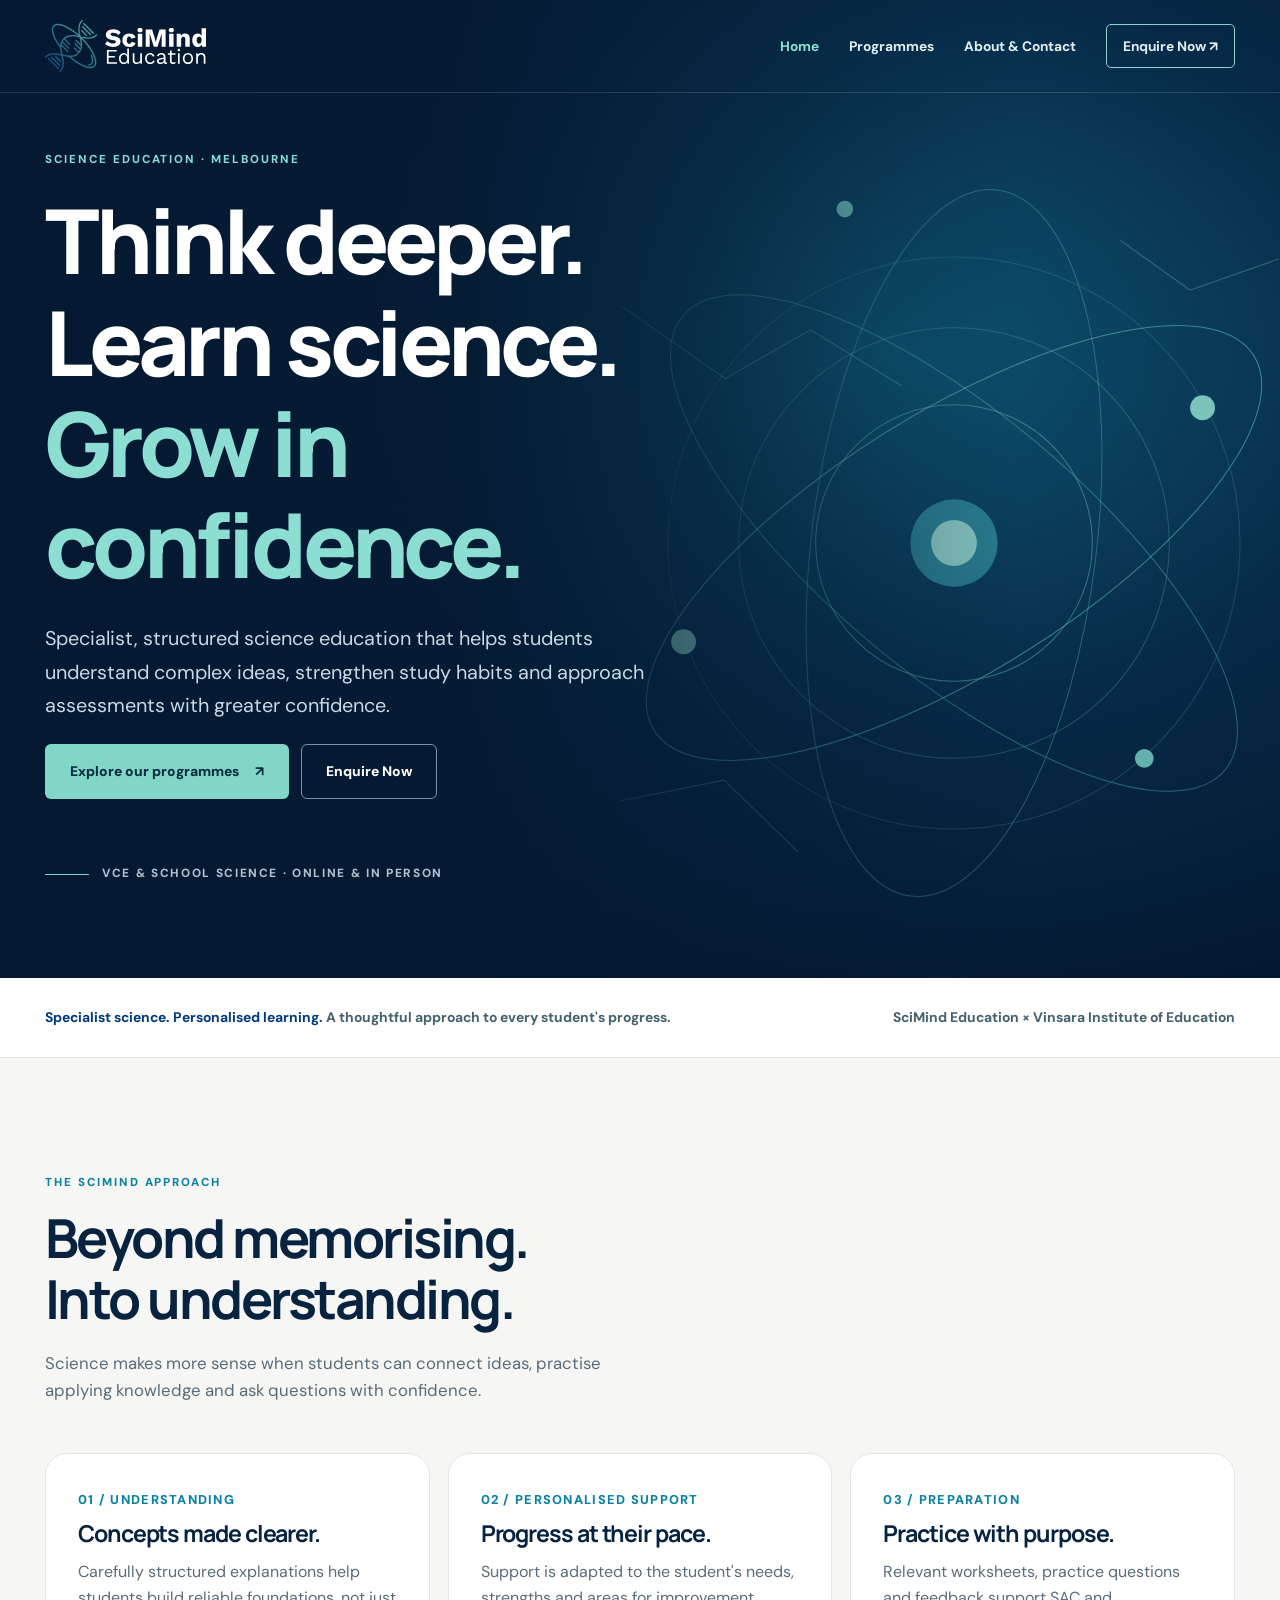
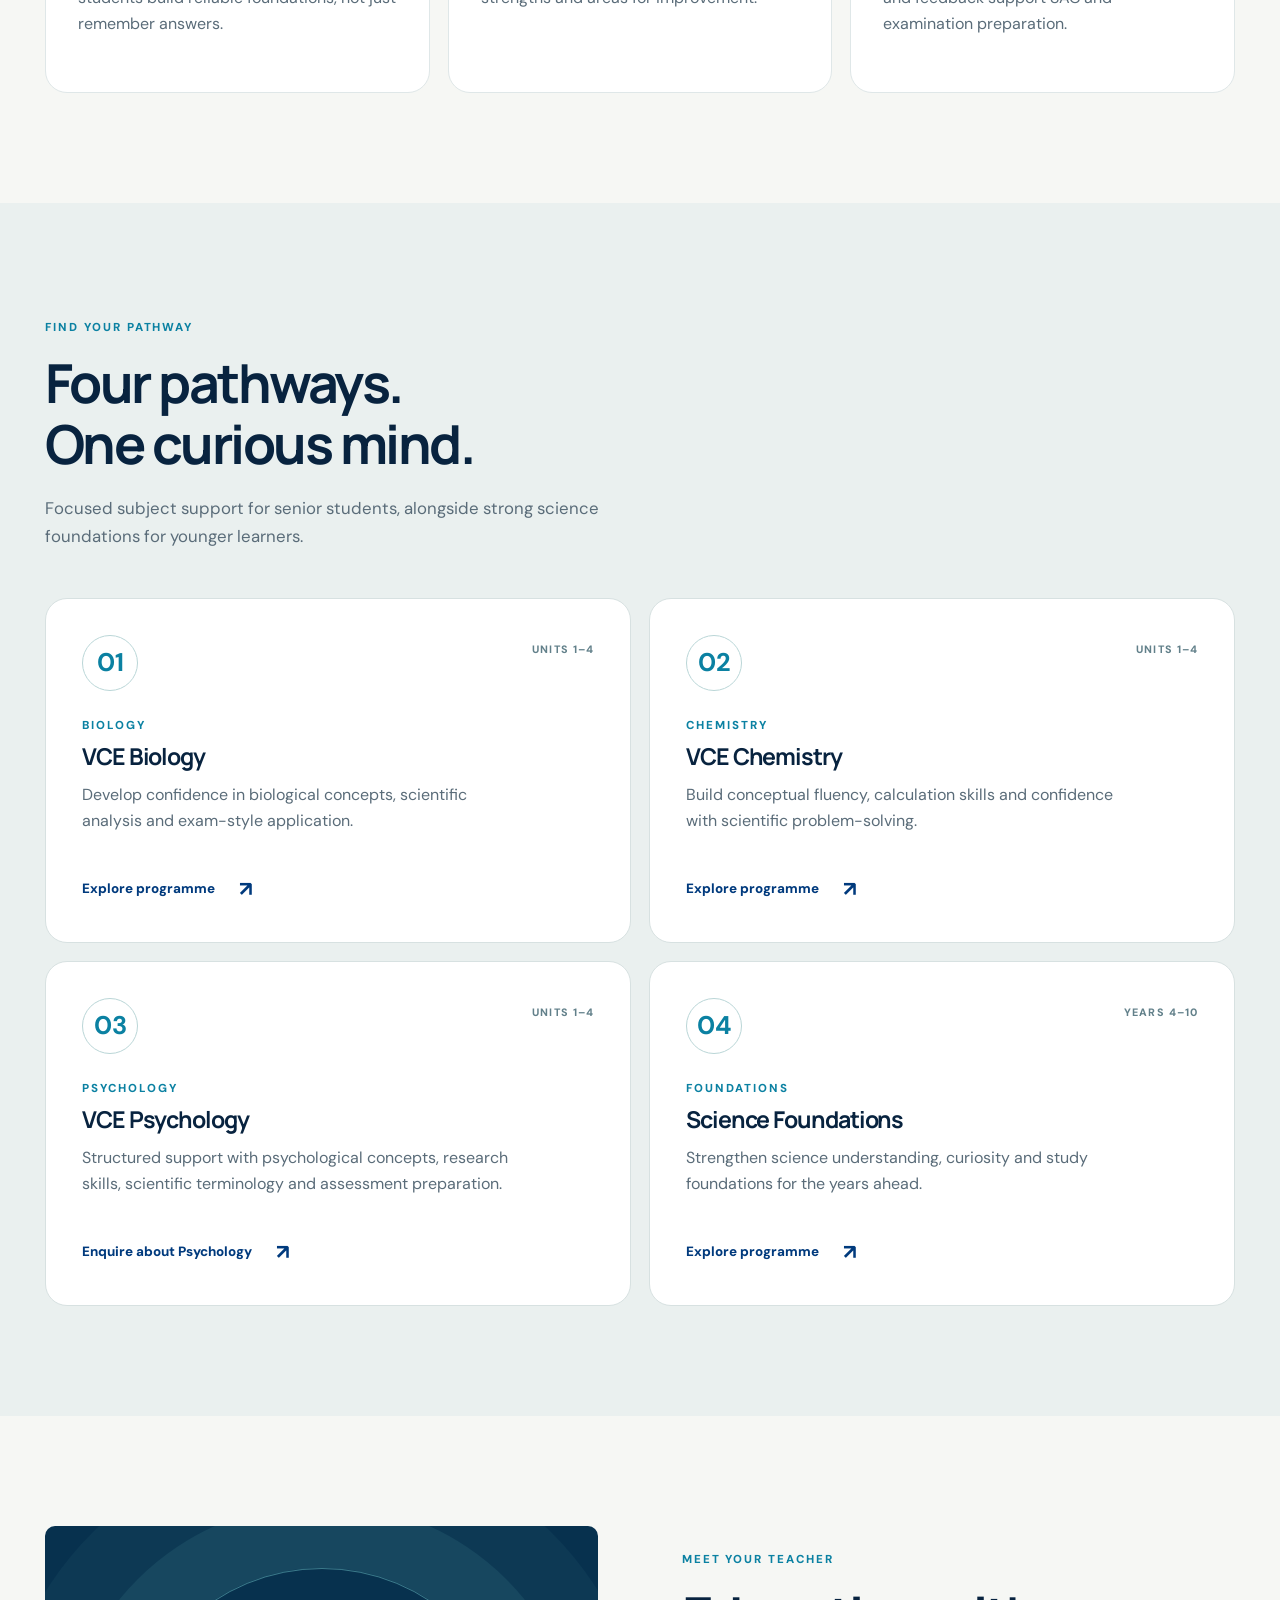
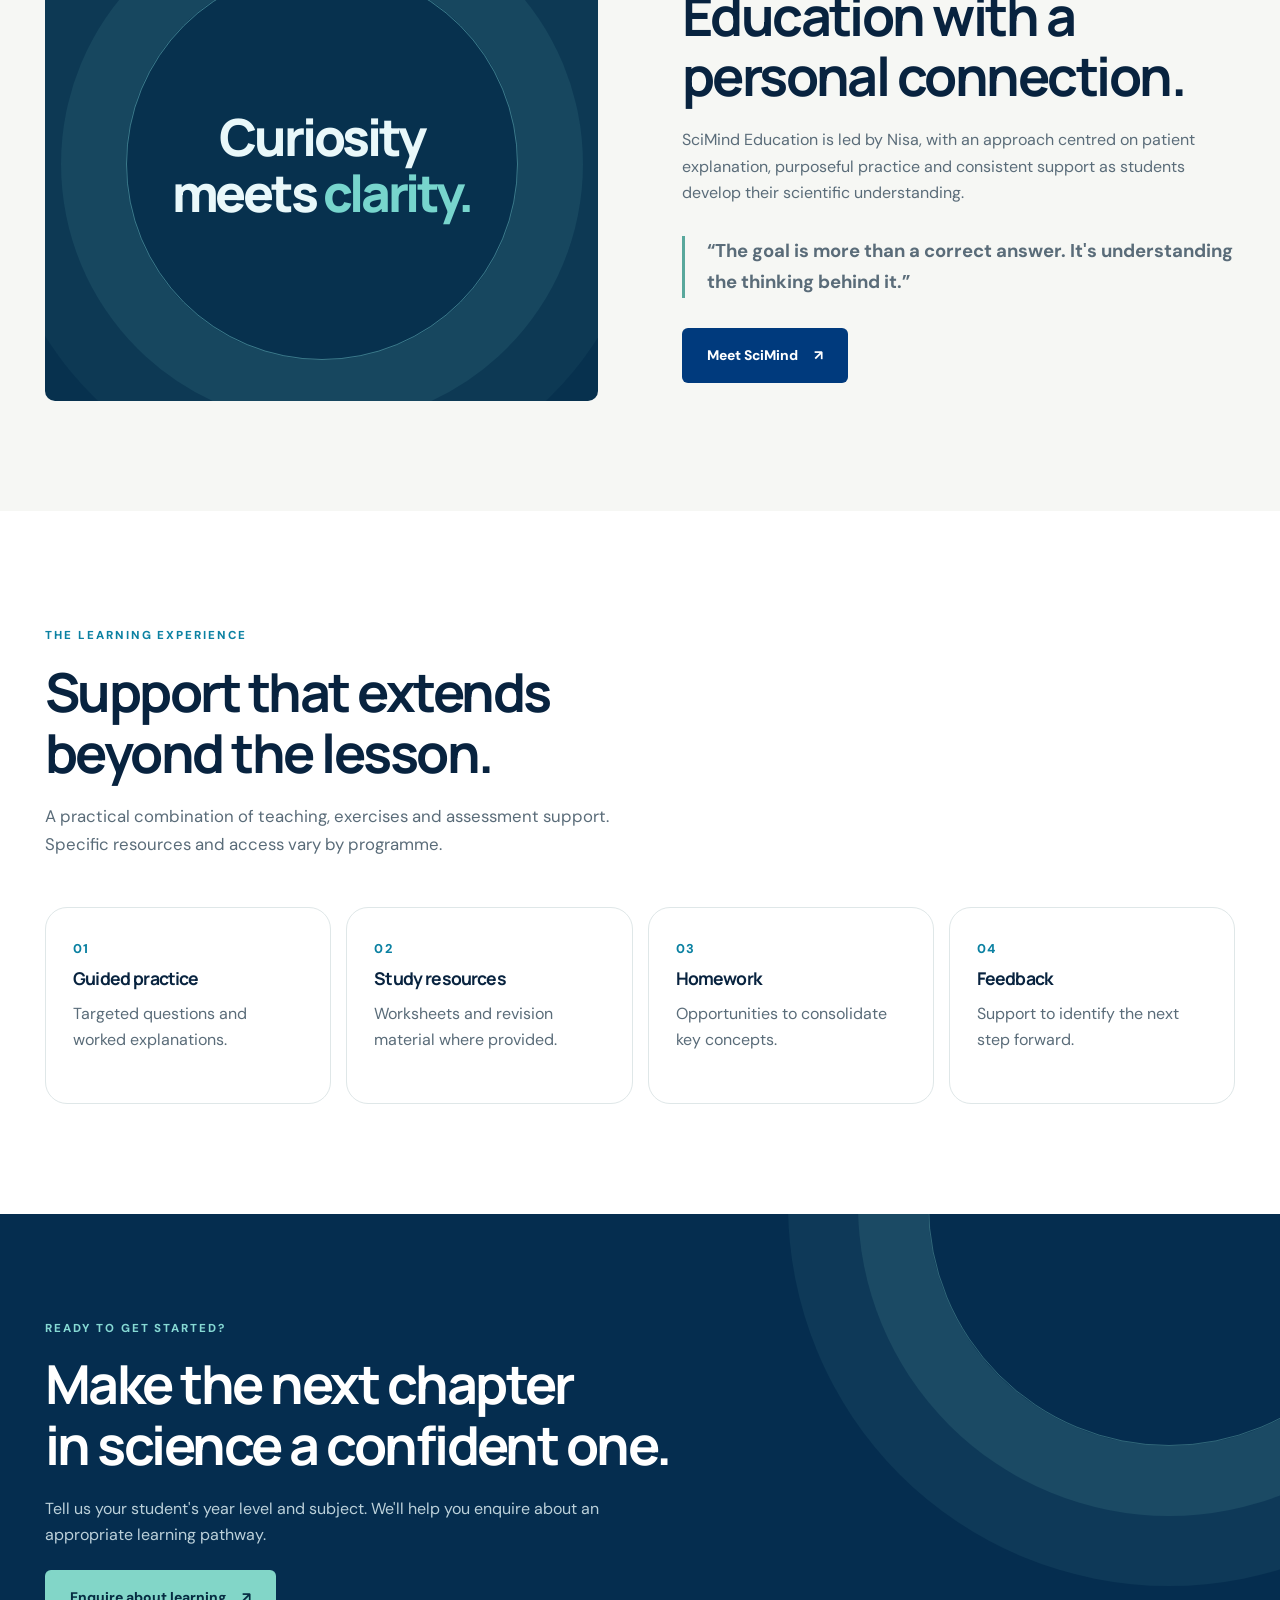
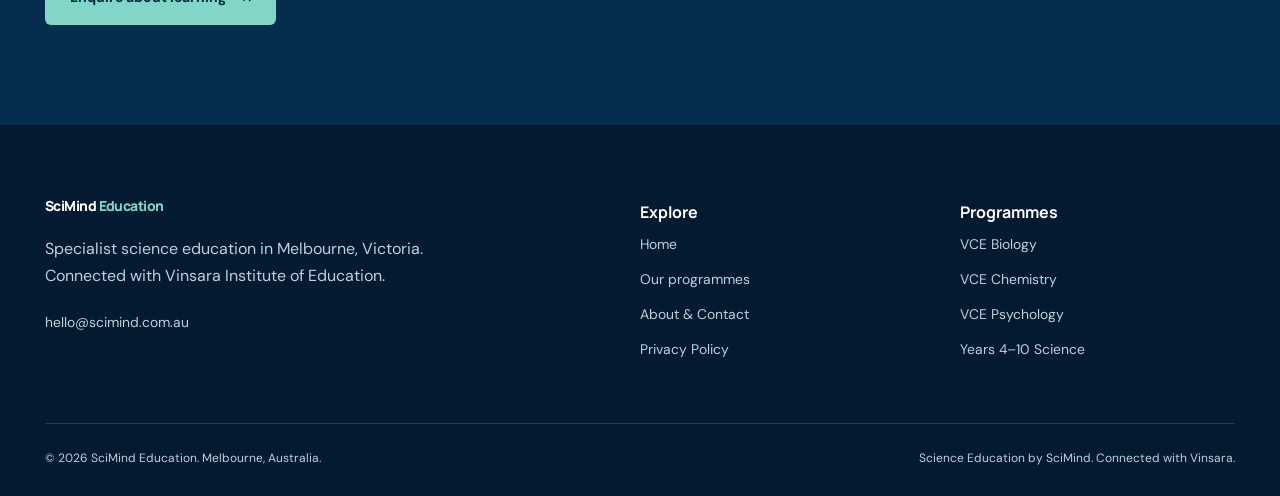
<file: index.html>
<!doctype html><html lang="en-AU"><head><meta charset="utf-8"><meta name="viewport" content="width=device-width,initial-scale=1"><title>Science education that builds confidence | SciMind Education</title><meta name="description" content="Specialist VCE Biology, Chemistry, Psychology and Years 4–10 science teaching in Melbourne, Victoria."><link rel="canonical" href="https://scimind.com.au/"><meta property="og:type" content="website"><meta property="og:title" content="Science education that builds confidence | SciMind Education"><meta property="og:description" content="Specialist VCE Biology, Chemistry, Psychology and Years 4–10 science teaching in Melbourne, Victoria."><meta property="og:url" content="https://scimind.com.au/"><meta name="theme-color" content="#05253f"><link rel="icon" type="image/svg+xml" href="assets/images/H%20-%20White%20and%20Color.svg"><link rel="stylesheet" href="css/premium.css"><script>document.documentElement.classList.add('js')</script><script defer src="js/premium.js"></script></head><body><a class="skip" href="#main">Skip to content</a><header class="site-header"><div class="wrap"><a class="brand" href="index.html" aria-label="SciMind Education home"><img src="assets/images/H%20-%20White%20and%20Color.svg" alt="SciMind Education" loading="eager"></a><button class="menu-toggle" type="button" aria-controls="site-nav" aria-expanded="false" aria-label="Toggle menu">Menu ☰</button><nav id="site-nav" class="nav" aria-label="Main navigation"><a href="index.html" aria-current="page">Home</a><a href="pages/programs.html" >Programmes</a><a href="pages/about.html" >About & Contact</a><a class="nav-cta" href="mailto:hello@scimind.com.au?subject=SciMind%20programme%20enquiry">Enquire Now ↗</a></nav></div></header><main id="main"><section class="hero"><svg class="hero-orbit" viewBox="0 0 800 800" fill="none" aria-hidden="true" xmlns="http://www.w3.org/2000/svg"><circle cx="400" cy="400" r="275" stroke="#7AD8D5" opacity=".23"/><circle cx="400" cy="400" r="207" stroke="#82E0D2" opacity=".3"/><circle cx="400" cy="400" r="133" stroke="#82E0D2" opacity=".5"/><ellipse cx="400" cy="400" rx="340" ry="125" transform="rotate(-32 400 400)" stroke="#70D4CB" opacity=".66"/><ellipse cx="400" cy="400" rx="340" ry="125" transform="rotate(40 400 400)" stroke="#70D4CB" opacity=".48"/><ellipse cx="400" cy="400" rx="342" ry="137" transform="rotate(97 400 400)" stroke="#70D4CB" opacity=".42"/><circle cx="400" cy="400" r="42" fill="#3C9EAB" opacity=".85"/><circle cx="400" cy="400" r="22" fill="#AFF0DF"/><circle cx="140" cy="495" r="12" fill="#A1F1DC"/><circle cx="639" cy="270" r="12" fill="#A1F1DC"/><circle cx="295" cy="79" r="8" fill="#82E0D2"/><circle cx="583" cy="607" r="9" fill="#82E0D2"/><g opacity=".42" stroke="#8AD4D0"><path d="M80 172l100 70 82-47 88 54M560 109l67 48 85-30M79 648l100-20 71 69"/></g></svg><div class="wrap"><div class="hero-copy"><span class="eyebrow light">SCIENCE EDUCATION · MELBOURNE</span><h1>Think deeper.<br>Learn science.<br><em>Grow in confidence.</em></h1><p class="lead">Specialist, structured science education that helps students understand complex ideas, strengthen study habits and approach assessments with greater confidence.</p><div class="actions"><a class="button" href="pages/programs.html">Explore our programmes <span aria-hidden="true">↗</span></a><a class="button outline" href="mailto:hello@scimind.com.au?subject=SciMind%20programme%20enquiry">Enquire Now</a></div><div class="hero-bottom"><span></span>VCE & SCHOOL SCIENCE · ONLINE & IN PERSON</div></div></div></section><div class="intro-strip"><div class="wrap"><div><strong>Specialist science. Personalised learning.</strong> A thoughtful approach to every student's progress.</div><div>SciMind Education × Vinsara Institute of Education</div></div></div><section class="section"><div class="wrap"><div class="section-heading reveal"><span class="eyebrow">The SciMind approach</span><h2>Beyond memorising.<br>Into understanding.</h2><p>Science makes more sense when students can connect ideas, practise applying knowledge and ask questions with confidence.</p></div><div class="features"><article class="feature reveal"><span class="number">01 / UNDERSTANDING</span><h3>Concepts made clearer.</h3><p>Carefully structured explanations help students build reliable foundations, not just remember answers.</p></article><article class="feature reveal"><span class="number">02 / PERSONALISED SUPPORT</span><h3>Progress at their pace.</h3><p>Support is adapted to the student's needs, strengths and areas for improvement.</p></article><article class="feature reveal"><span class="number">03 / PREPARATION</span><h3>Practice with purpose.</h3><p>Relevant worksheets, practice questions and feedback support SAC and examination preparation.</p></article></div></div></section><section class="section programmes-section" id="programmes"><div class="wrap"><div class="section-heading reveal"><span class="eyebrow">Find your pathway</span><h2>Four pathways.<br>One curious mind.</h2><p>Focused subject support for senior students, alongside strong science foundations for younger learners.</p></div><div class="programmes"><article class="programme reveal" id="bio"><span class="programme-tag">Units 1–4</span><div class="symbol" aria-hidden="true">01</div><span class="eyebrow">Biology</span><h3>VCE Biology</h3><p>Develop confidence in biological concepts, scientific analysis and exam-style application.</p><a class="arrow" href="pages/vce-biology.html">Explore programme <span class="sr-only"></span></a></article><article class="programme reveal" id="chem"><span class="programme-tag">Units 1–4</span><div class="symbol" aria-hidden="true">02</div><span class="eyebrow">Chemistry</span><h3>VCE Chemistry</h3><p>Build conceptual fluency, calculation skills and confidence with scientific problem-solving.</p><a class="arrow" href="pages/vce-chemistry.html">Explore programme <span class="sr-only"></span></a></article><article class="programme reveal" id="psychology"><span class="programme-tag">Units 1–4</span><div class="symbol" aria-hidden="true">03</div><span class="eyebrow">Psychology</span><h3>VCE Psychology</h3><p>Structured support with psychological concepts, research skills, scientific terminology and assessment preparation.</p><a class="arrow" href="mailto:hello@scimind.com.au?subject=VCE%20Psychology%20enquiry">Enquire about Psychology <span class="sr-only"></span></a></article><article class="programme reveal" id="foundations"><span class="programme-tag">Years 4–10</span><div class="symbol" aria-hidden="true">04</div><span class="eyebrow">Foundations</span><h3>Science Foundations</h3><p>Strengthen science understanding, curiosity and study foundations for the years ahead.</p><a class="arrow" href="pages/programs.html#foundations">Explore programme <span class="sr-only"></span></a></article></div></div></section><section class="section"><div class="wrap editorial"><div class="visual reveal" role="img" aria-label="Abstract orbital science graphic representing curiosity and learning"><div class="visual-text">Curiosity<br>meets <span>clarity.</span></div></div><div class="reveal"><span class="eyebrow">Meet your teacher</span><h2>Education with a personal connection.</h2><p>SciMind Education is led by Nisa, with an approach centred on patient explanation, purposeful practice and consistent support as students develop their scientific understanding.</p><p class="quote-line">“The goal is more than a correct answer. It's understanding the thinking behind it.”</p><a class="button dark" href="pages/about.html">Meet SciMind <span aria-hidden="true">↗</span></a></div></div></section><section class="section learning"><div class="wrap"><div class="section-heading reveal"><span class="eyebrow">The learning experience</span><h2>Support that extends<br>beyond the lesson.</h2><p>A practical combination of teaching, exercises and assessment support. Specific resources and access vary by programme.</p></div><div class="learning-grid"><article class="feature reveal"><span class="number">01</span><h3>Guided practice</h3><p>Targeted questions and worked explanations.</p></article><article class="feature reveal"><span class="number">02</span><h3>Study resources</h3><p>Worksheets and revision material where provided.</p></article><article class="feature reveal"><span class="number">03</span><h3>Homework</h3><p>Opportunities to consolidate key concepts.</p></article><article class="feature reveal"><span class="number">04</span><h3>Feedback</h3><p>Support to identify the next step forward.</p></article></div></div></section><section class="cta"><div class="wrap"><span class="eyebrow light">Ready to get started?</span><h2>Make the next chapter<br>in science a confident one.</h2><p>Tell us your student's year level and subject. We'll help you enquire about an appropriate learning pathway.</p><a class="button" href="mailto:hello@scimind.com.au?subject=SciMind%20programme%20enquiry">Enquire about learning <span aria-hidden="true">↗</span></a></div></section></main><footer class="site-footer"><div class="wrap"><div class="footer-grid"><div><a class="brand" href="index.html">SciMind <span style="color:#82d6c8">Education</span></a><p>Specialist science education in Melbourne, Victoria.<br>Connected with Vinsara Institute of Education.</p><a href="mailto:hello@scimind.com.au">hello@scimind.com.au</a></div><div><h3>Explore</h3><a href="index.html">Home</a><a href="pages/programs.html">Our programmes</a><a href="pages/about.html">About & Contact</a><a href="pages/privacy.html">Privacy Policy</a></div><div><h3>Programmes</h3><a href="pages/vce-biology.html">VCE Biology</a><a href="pages/vce-chemistry.html">VCE Chemistry</a><a href="pages/programs.html#psychology">VCE Psychology</a><a href="pages/programs.html#foundations">Years 4–10 Science</a></div></div><div class="footer-bottom"><span>© 2026 SciMind Education. Melbourne, Australia.</span><span>Science Education by SciMind. Connected with Vinsara.</span></div></div></footer></body></html>
</file>
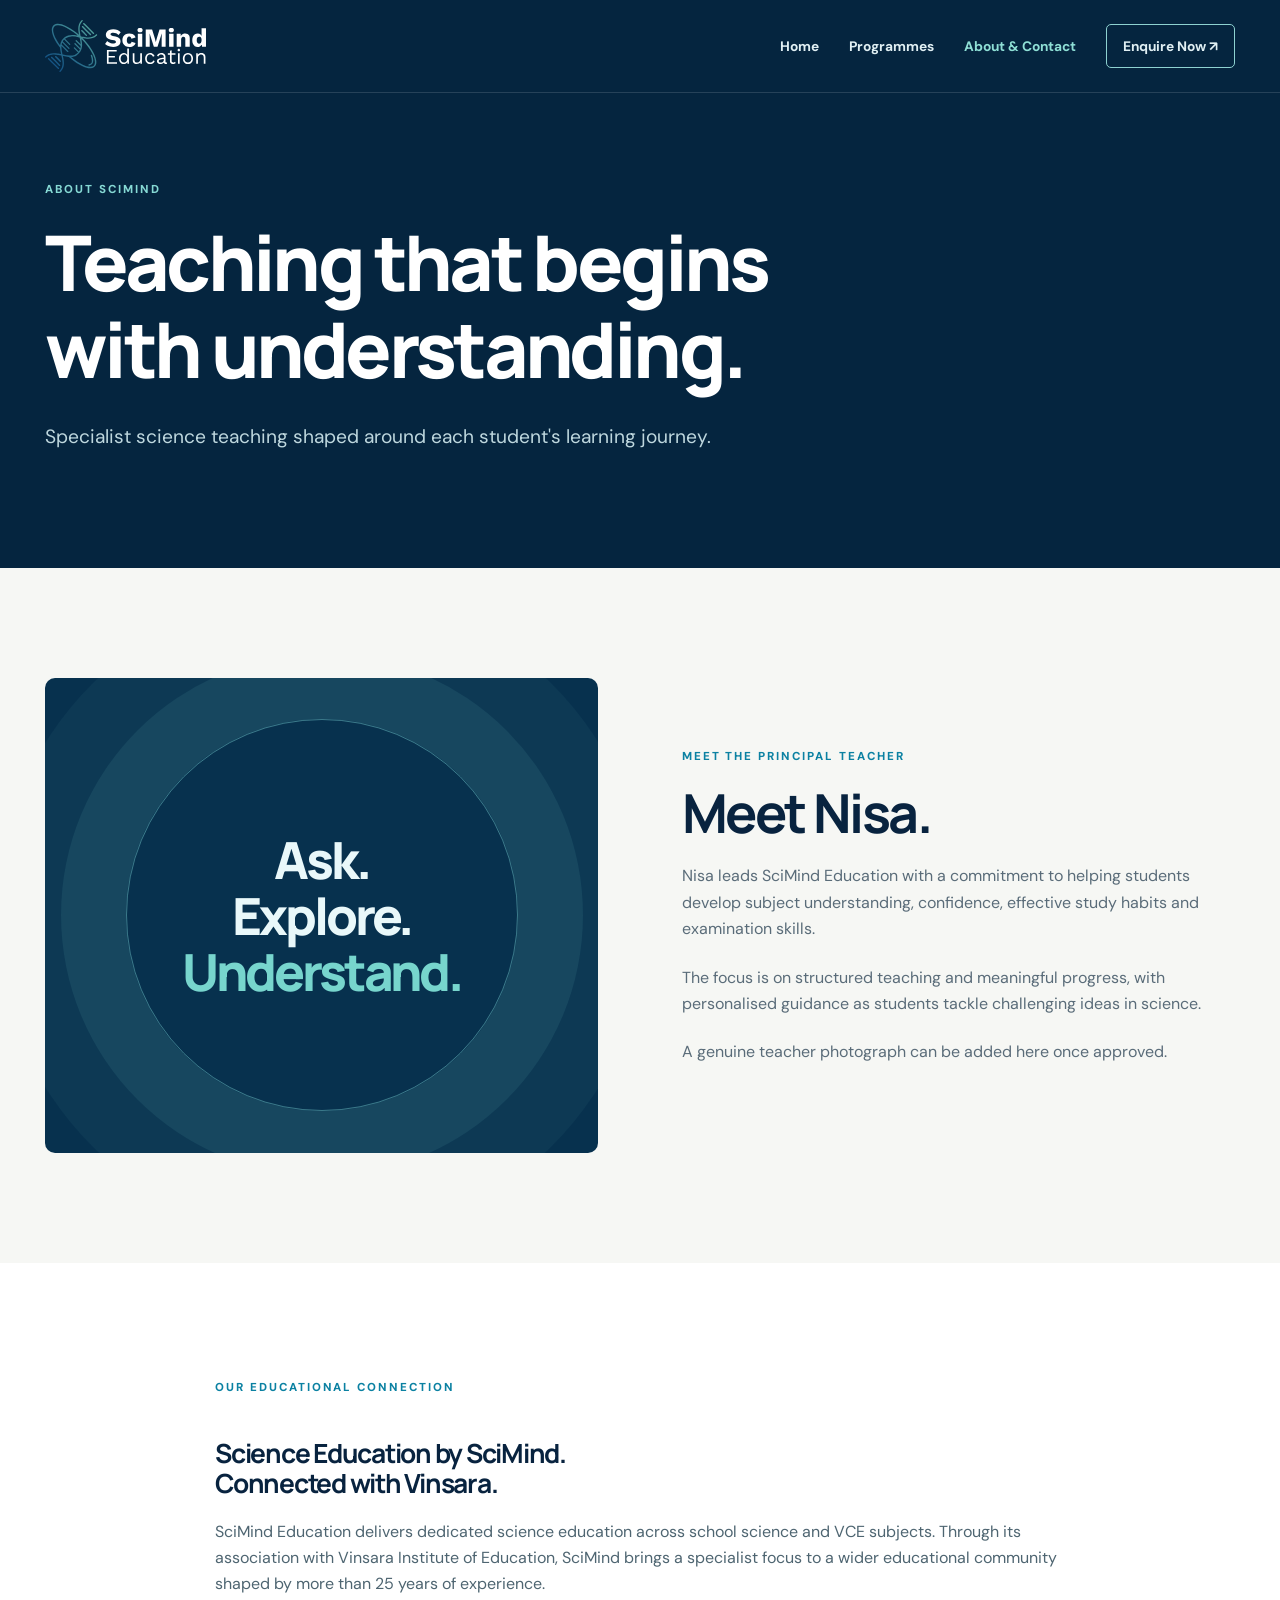
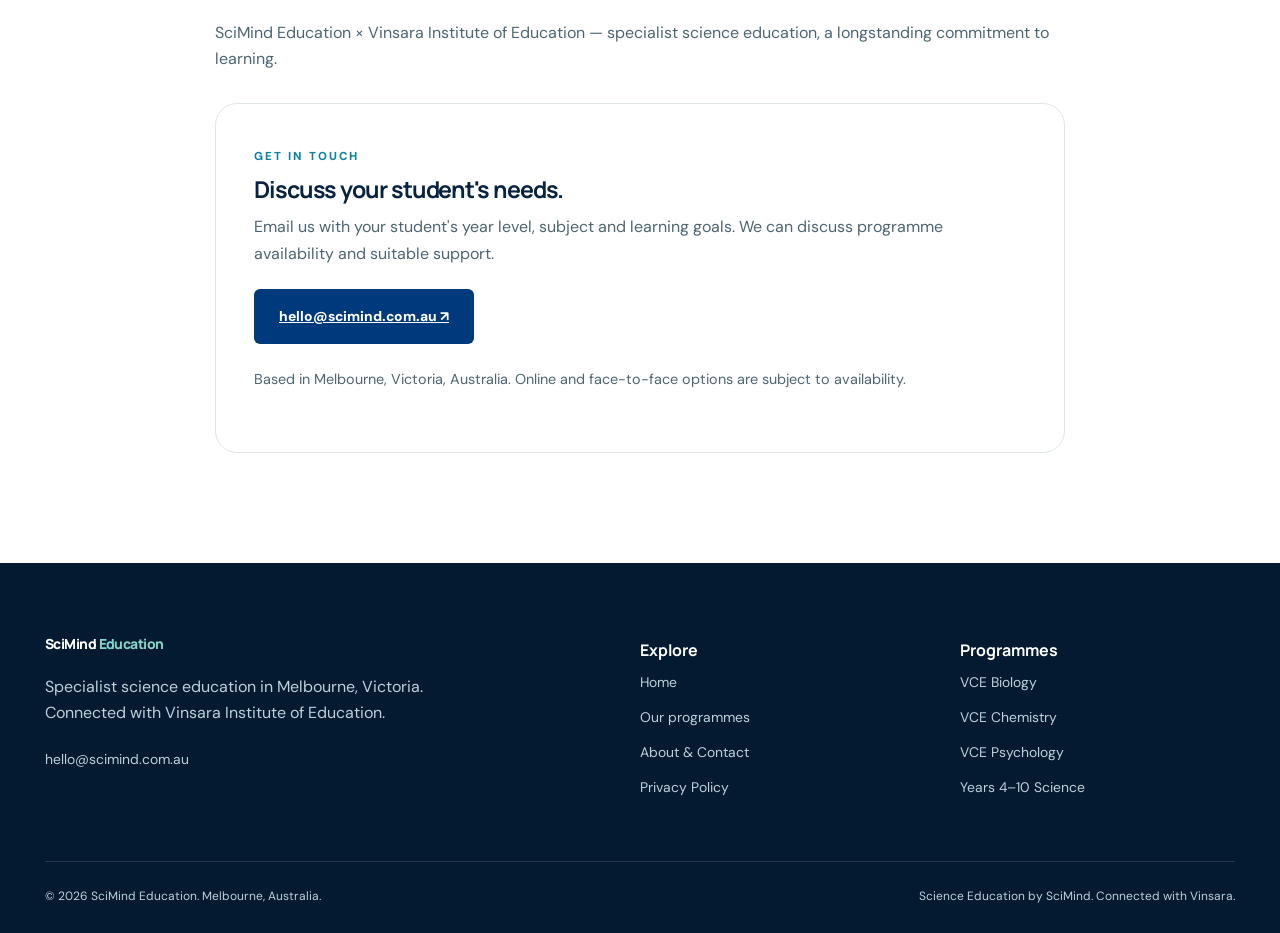
<file: pages/about.html>
<!doctype html><html lang="en-AU"><head><meta charset="utf-8"><meta name="viewport" content="width=device-width,initial-scale=1"><title>About & Contact | SciMind Education</title><meta name="description" content="Meet Nisa and learn about SciMind Education's specialist science teaching in Melbourne, connected with Vinsara."><link rel="canonical" href="https://scimind.com.au/pages/about.html"><meta property="og:type" content="website"><meta property="og:title" content="About & Contact | SciMind Education"><meta property="og:description" content="Meet Nisa and learn about SciMind Education's specialist science teaching in Melbourne, connected with Vinsara."><meta property="og:url" content="https://scimind.com.au/"><meta name="theme-color" content="#05253f"><link rel="icon" type="image/svg+xml" href="../assets/images/H%20-%20White%20and%20Color.svg"><link rel="stylesheet" href="../css/premium.css"><script>document.documentElement.classList.add('js')</script><script defer src="../js/premium.js"></script></head><body><a class="skip" href="#main">Skip to content</a><header class="site-header"><div class="wrap"><a class="brand" href="../index.html" aria-label="SciMind Education home"><img src="../assets/images/H%20-%20White%20and%20Color.svg" alt="SciMind Education" loading="eager"></a><button class="menu-toggle" type="button" aria-controls="site-nav" aria-expanded="false" aria-label="Toggle menu">Menu ☰</button><nav id="site-nav" class="nav" aria-label="Main navigation"><a href="../index.html" >Home</a><a href="../pages/programs.html" >Programmes</a><a href="../pages/about.html" aria-current="page">About & Contact</a><a class="nav-cta" href="mailto:hello@scimind.com.au?subject=SciMind%20programme%20enquiry">Enquire Now ↗</a></nav></div></header><main id="main"><section class="page-hero"><div class="wrap"><span class="eyebrow light">About SciMind</span><h1>Teaching that begins<br>with understanding.</h1><p>Specialist science teaching shaped around each student's learning journey.</p></div></section><section class="section"><div class="wrap editorial"><div class="visual" role="img" aria-label="Abstract circular scientific composition"><div class="visual-text">Ask.<br>Explore.<br><span>Understand.</span></div></div><div><span class="eyebrow">Meet the principal teacher</span><h2>Meet Nisa.</h2><p>Nisa leads SciMind Education with a commitment to helping students develop subject understanding, confidence, effective study habits and examination skills.</p><p>The focus is on structured teaching and meaningful progress, with personalised guidance as students tackle challenging ideas in science.</p><p>A genuine teacher photograph can be added here once approved.</p></div></div></section><section class="section learning"><div class="wrap longform"><span class="eyebrow">Our educational connection</span><h2>Science Education by SciMind.<br>Connected with Vinsara.</h2><p>SciMind Education delivers dedicated science education across school science and VCE subjects. Through its association with Vinsara Institute of Education, SciMind brings a specialist focus to a wider educational community shaped by more than 25 years of experience.</p><p>SciMind Education × Vinsara Institute of Education — specialist science education, a longstanding commitment to learning.</p><div class="contact-panel"><span class="eyebrow">Get in touch</span><h3>Discuss your student's needs.</h3><p>Email us with your student's year level, subject and learning goals. We can discuss programme availability and suitable support.</p><a class="button dark" href="mailto:hello@scimind.com.au?subject=SciMind%20learning%20enquiry">hello@scimind.com.au ↗</a><p style="margin-top:24px;font-size:.9rem">Based in Melbourne, Victoria, Australia. Online and face-to-face options are subject to availability.</p></div></div></section></main><footer class="site-footer"><div class="wrap"><div class="footer-grid"><div><a class="brand" href="../index.html">SciMind <span style="color:#82d6c8">Education</span></a><p>Specialist science education in Melbourne, Victoria.<br>Connected with Vinsara Institute of Education.</p><a href="mailto:hello@scimind.com.au">hello@scimind.com.au</a></div><div><h3>Explore</h3><a href="../index.html">Home</a><a href="../pages/programs.html">Our programmes</a><a href="../pages/about.html">About & Contact</a><a href="../pages/privacy.html">Privacy Policy</a></div><div><h3>Programmes</h3><a href="../pages/vce-biology.html">VCE Biology</a><a href="../pages/vce-chemistry.html">VCE Chemistry</a><a href="../pages/programs.html#psychology">VCE Psychology</a><a href="../pages/programs.html#foundations">Years 4–10 Science</a></div></div><div class="footer-bottom"><span>© 2026 SciMind Education. Melbourne, Australia.</span><span>Science Education by SciMind. Connected with Vinsara.</span></div></div></footer></body></html>
</file>
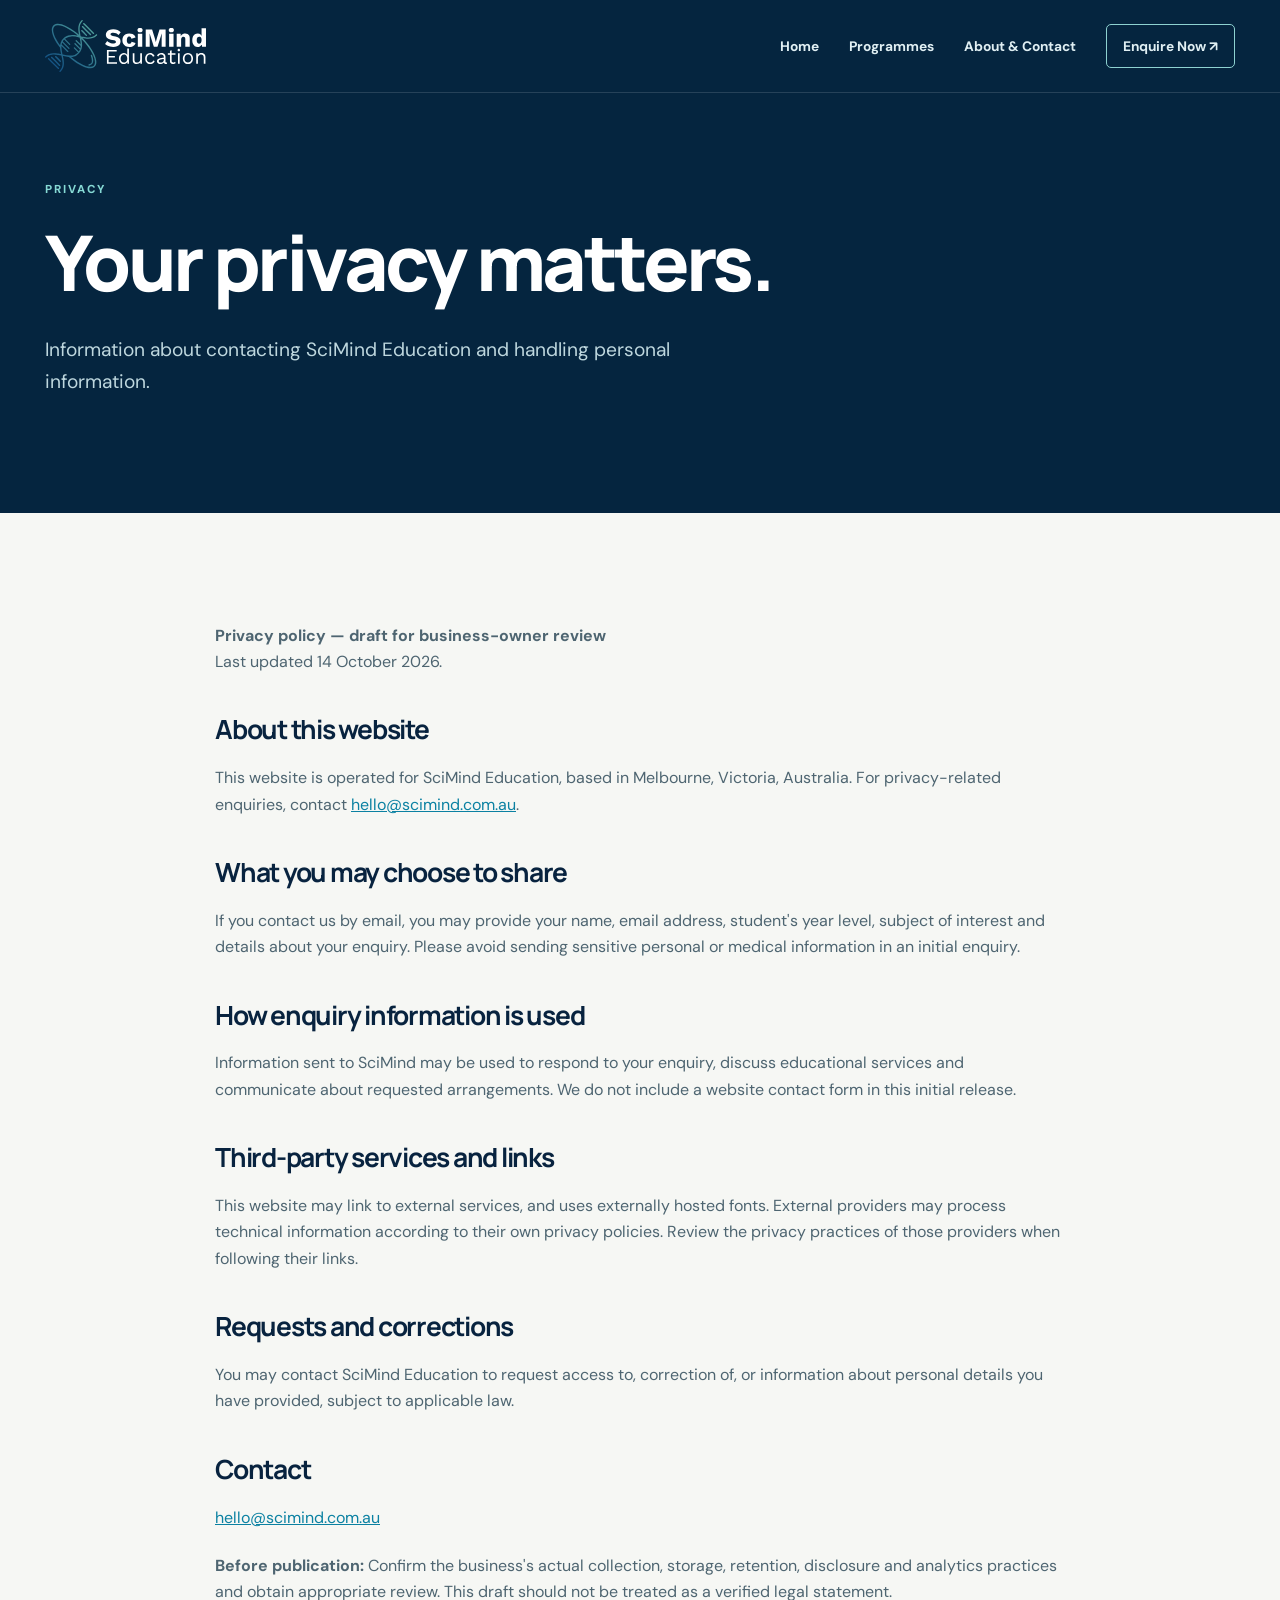
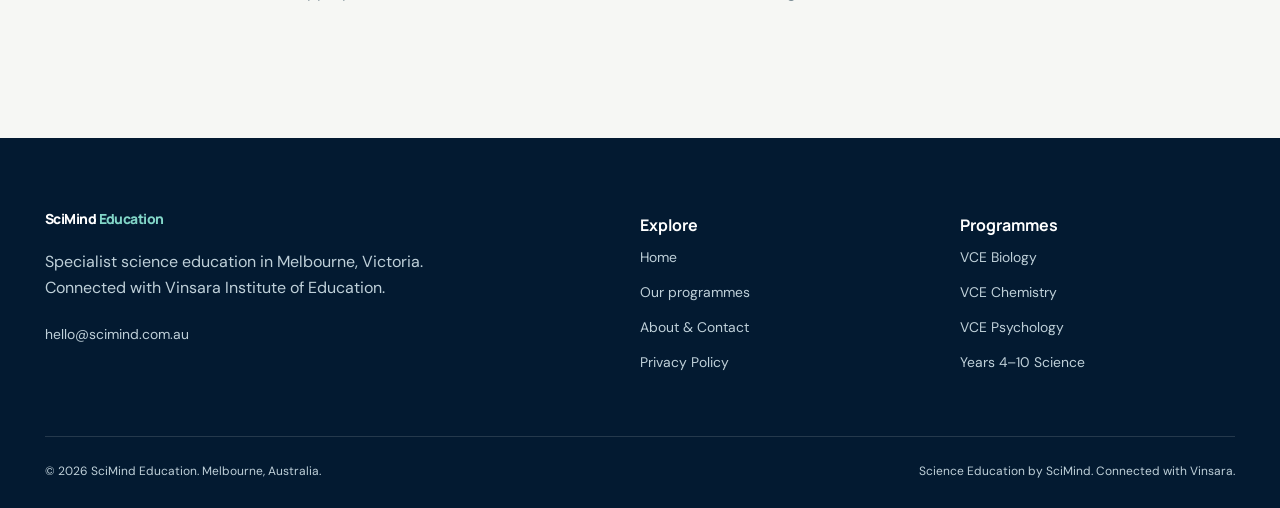
<file: pages/privacy.html>
<!doctype html><html lang="en-AU"><head><meta charset="utf-8"><meta name="viewport" content="width=device-width,initial-scale=1"><title>Privacy Policy | SciMind Education</title><meta name="description" content="Read SciMind Education's privacy information and contact details."><link rel="canonical" href="https://scimind.com.au/pages/privacy.html"><meta property="og:type" content="website"><meta property="og:title" content="Privacy Policy | SciMind Education"><meta property="og:description" content="Read SciMind Education's privacy information and contact details."><meta property="og:url" content="https://scimind.com.au/"><meta name="theme-color" content="#05253f"><link rel="icon" type="image/svg+xml" href="../assets/images/H%20-%20White%20and%20Color.svg"><link rel="stylesheet" href="../css/premium.css"><script>document.documentElement.classList.add('js')</script><script defer src="../js/premium.js"></script></head><body><a class="skip" href="#main">Skip to content</a><header class="site-header"><div class="wrap"><a class="brand" href="../index.html" aria-label="SciMind Education home"><img src="../assets/images/H%20-%20White%20and%20Color.svg" alt="SciMind Education" loading="eager"></a><button class="menu-toggle" type="button" aria-controls="site-nav" aria-expanded="false" aria-label="Toggle menu">Menu ☰</button><nav id="site-nav" class="nav" aria-label="Main navigation"><a href="../index.html" >Home</a><a href="../pages/programs.html" >Programmes</a><a href="../pages/about.html" >About & Contact</a><a class="nav-cta" href="mailto:hello@scimind.com.au?subject=SciMind%20programme%20enquiry">Enquire Now ↗</a></nav></div></header><main id="main"><section class="page-hero"><div class="wrap"><span class="eyebrow light">Privacy</span><h1>Your privacy matters.</h1><p>Information about contacting SciMind Education and handling personal information.</p></div></section><section class="section"><div class="wrap longform"><p><strong>Privacy policy — draft for business-owner review</strong><br>Last updated 14 October 2026.</p><h2>About this website</h2><p>This website is operated for SciMind Education, based in Melbourne, Victoria, Australia. For privacy-related enquiries, contact <a href="mailto:hello@scimind.com.au">hello@scimind.com.au</a>.</p><h2>What you may choose to share</h2><p>If you contact us by email, you may provide your name, email address, student's year level, subject of interest and details about your enquiry. Please avoid sending sensitive personal or medical information in an initial enquiry.</p><h2>How enquiry information is used</h2><p>Information sent to SciMind may be used to respond to your enquiry, discuss educational services and communicate about requested arrangements. We do not include a website contact form in this initial release.</p><h2>Third-party services and links</h2><p>This website may link to external services, and uses externally hosted fonts. External providers may process technical information according to their own privacy policies. Review the privacy practices of those providers when following their links.</p><h2>Requests and corrections</h2><p>You may contact SciMind Education to request access to, correction of, or information about personal details you have provided, subject to applicable law.</p><h2>Contact</h2><p><a href="mailto:hello@scimind.com.au">hello@scimind.com.au</a></p><p><strong>Before publication:</strong> Confirm the business's actual collection, storage, retention, disclosure and analytics practices and obtain appropriate review. This draft should not be treated as a verified legal statement.</p></div></section></main><footer class="site-footer"><div class="wrap"><div class="footer-grid"><div><a class="brand" href="../index.html">SciMind <span style="color:#82d6c8">Education</span></a><p>Specialist science education in Melbourne, Victoria.<br>Connected with Vinsara Institute of Education.</p><a href="mailto:hello@scimind.com.au">hello@scimind.com.au</a></div><div><h3>Explore</h3><a href="../index.html">Home</a><a href="../pages/programs.html">Our programmes</a><a href="../pages/about.html">About & Contact</a><a href="../pages/privacy.html">Privacy Policy</a></div><div><h3>Programmes</h3><a href="../pages/vce-biology.html">VCE Biology</a><a href="../pages/vce-chemistry.html">VCE Chemistry</a><a href="../pages/programs.html#psychology">VCE Psychology</a><a href="../pages/programs.html#foundations">Years 4–10 Science</a></div></div><div class="footer-bottom"><span>© 2026 SciMind Education. Melbourne, Australia.</span><span>Science Education by SciMind. Connected with Vinsara.</span></div></div></footer></body></html>
</file>
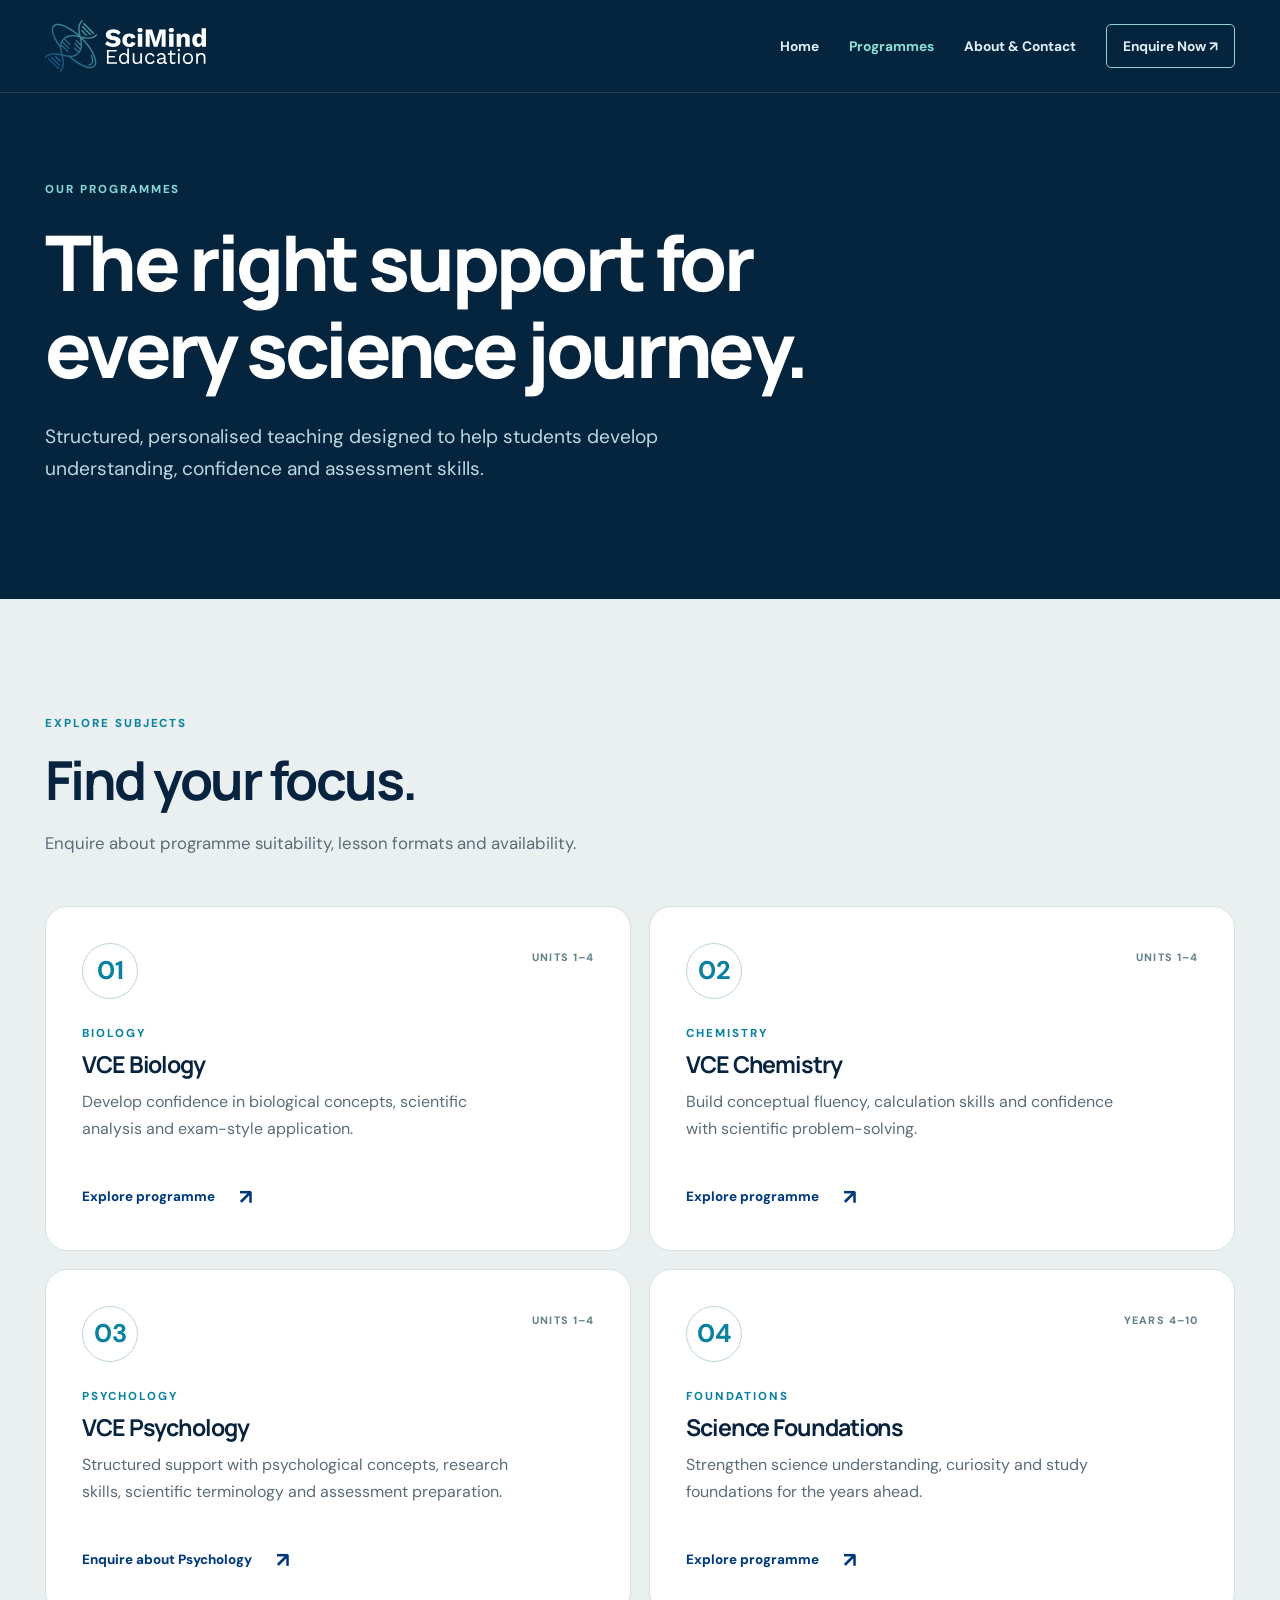
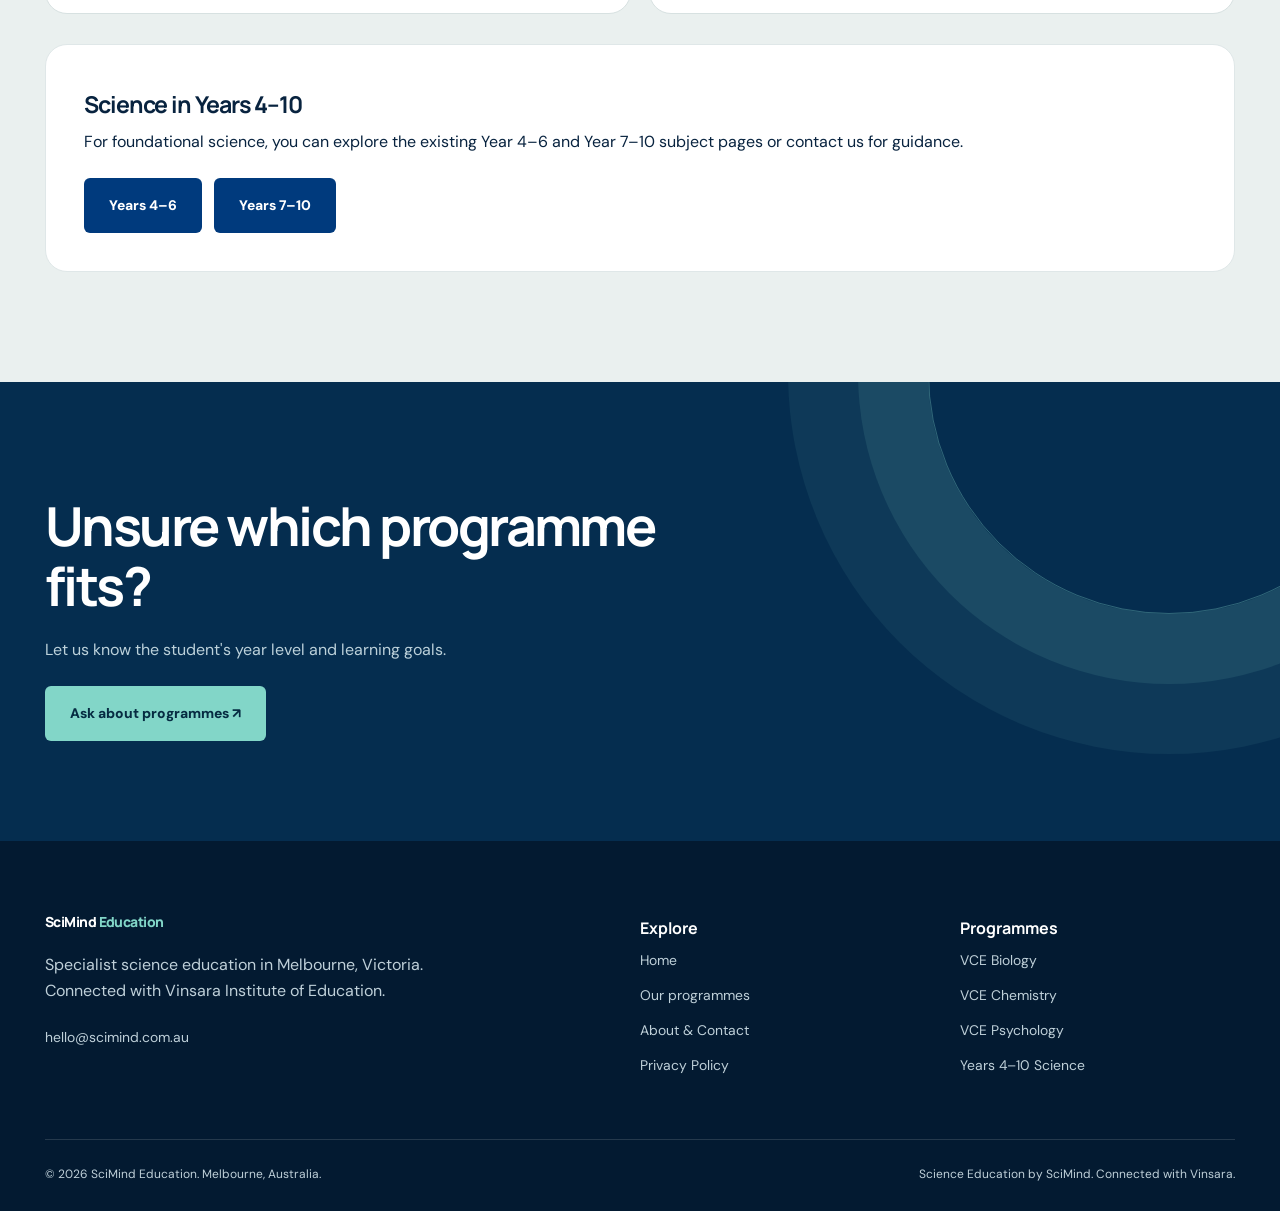
<file: pages/programs.html>
<!doctype html><html lang="en-AU"><head><meta charset="utf-8"><meta name="viewport" content="width=device-width,initial-scale=1"><title>Our programmes | SciMind Education</title><meta name="description" content="Explore SciMind's VCE Biology, Chemistry, Psychology and Years 4–10 science education programmes."><link rel="canonical" href="https://scimind.com.au/pages/programs.html"><meta property="og:type" content="website"><meta property="og:title" content="Our programmes | SciMind Education"><meta property="og:description" content="Explore SciMind's VCE Biology, Chemistry, Psychology and Years 4–10 science education programmes."><meta property="og:url" content="https://scimind.com.au/"><meta name="theme-color" content="#05253f"><link rel="icon" type="image/svg+xml" href="../assets/images/H%20-%20White%20and%20Color.svg"><link rel="stylesheet" href="../css/premium.css"><script>document.documentElement.classList.add('js')</script><script defer src="../js/premium.js"></script></head><body><a class="skip" href="#main">Skip to content</a><header class="site-header"><div class="wrap"><a class="brand" href="../index.html" aria-label="SciMind Education home"><img src="../assets/images/H%20-%20White%20and%20Color.svg" alt="SciMind Education" loading="eager"></a><button class="menu-toggle" type="button" aria-controls="site-nav" aria-expanded="false" aria-label="Toggle menu">Menu ☰</button><nav id="site-nav" class="nav" aria-label="Main navigation"><a href="../index.html" >Home</a><a href="../pages/programs.html" aria-current="page">Programmes</a><a href="../pages/about.html" >About & Contact</a><a class="nav-cta" href="mailto:hello@scimind.com.au?subject=SciMind%20programme%20enquiry">Enquire Now ↗</a></nav></div></header><main id="main"><section class="page-hero"><div class="wrap"><span class="eyebrow light">Our programmes</span><h1>The right support for<br>every science journey.</h1><p>Structured, personalised teaching designed to help students develop understanding, confidence and assessment skills.</p></div></section><section class="section programmes-section"><div class="wrap"><div class="section-heading"><span class="eyebrow">Explore subjects</span><h2>Find your focus.</h2><p>Enquire about programme suitability, lesson formats and availability.</p></div><div class="programmes"><article class="programme reveal" id="bio"><span class="programme-tag">Units 1–4</span><div class="symbol" aria-hidden="true">01</div><span class="eyebrow">Biology</span><h3>VCE Biology</h3><p>Develop confidence in biological concepts, scientific analysis and exam-style application.</p><a class="arrow" href="../pages/vce-biology.html">Explore programme <span class="sr-only"></span></a></article><article class="programme reveal" id="chem"><span class="programme-tag">Units 1–4</span><div class="symbol" aria-hidden="true">02</div><span class="eyebrow">Chemistry</span><h3>VCE Chemistry</h3><p>Build conceptual fluency, calculation skills and confidence with scientific problem-solving.</p><a class="arrow" href="../pages/vce-chemistry.html">Explore programme <span class="sr-only"></span></a></article><article class="programme reveal" id="psychology"><span class="programme-tag">Units 1–4</span><div class="symbol" aria-hidden="true">03</div><span class="eyebrow">Psychology</span><h3>VCE Psychology</h3><p>Structured support with psychological concepts, research skills, scientific terminology and assessment preparation.</p><a class="arrow" href="mailto:hello@scimind.com.au?subject=VCE%20Psychology%20enquiry">Enquire about Psychology <span class="sr-only"></span></a></article><article class="programme reveal" id="foundations"><span class="programme-tag">Years 4–10</span><div class="symbol" aria-hidden="true">04</div><span class="eyebrow">Foundations</span><h3>Science Foundations</h3><p>Strengthen science understanding, curiosity and study foundations for the years ahead.</p><a class="arrow" href="../pages/programs.html#foundations">Explore programme <span class="sr-only"></span></a></article></div><div id="foundations" class="contact-panel"><h3>Science in Years 4–10</h3><p>For foundational science, you can explore the existing Year 4–6 and Year 7–10 subject pages or contact us for guidance.</p><div class="actions"><a class="button dark" href="year4-6-science.html">Years 4–6</a><a class="button dark" href="year7-10-science.html">Years 7–10</a></div></div></div></section><section class="cta"><div class="wrap"><h2>Unsure which programme fits?</h2><p>Let us know the student's year level and learning goals.</p><a class="button" href="mailto:hello@scimind.com.au?subject=Programme%20guidance">Ask about programmes ↗</a></div></section></main><footer class="site-footer"><div class="wrap"><div class="footer-grid"><div><a class="brand" href="../index.html">SciMind <span style="color:#82d6c8">Education</span></a><p>Specialist science education in Melbourne, Victoria.<br>Connected with Vinsara Institute of Education.</p><a href="mailto:hello@scimind.com.au">hello@scimind.com.au</a></div><div><h3>Explore</h3><a href="../index.html">Home</a><a href="../pages/programs.html">Our programmes</a><a href="../pages/about.html">About & Contact</a><a href="../pages/privacy.html">Privacy Policy</a></div><div><h3>Programmes</h3><a href="../pages/vce-biology.html">VCE Biology</a><a href="../pages/vce-chemistry.html">VCE Chemistry</a><a href="../pages/programs.html#psychology">VCE Psychology</a><a href="../pages/programs.html#foundations">Years 4–10 Science</a></div></div><div class="footer-bottom"><span>© 2026 SciMind Education. Melbourne, Australia.</span><span>Science Education by SciMind. Connected with Vinsara.</span></div></div></footer></body></html>
</file>
<file: css/premium.css>
@import url('https://fonts.googleapis.com/css2?family=DM+Sans:wght@400;500;600;700&family=Manrope:wght@400;500;600;700;800&display=swap');
:root{--ink:#08233f;--navy:#003a7d;--teal:#0b81a2;--mint:#59a89c;--paper:#f6f7f4;--white:#fff;--line:#dfe7e8;--muted:#5a6c79;--radius:22px}
*{box-sizing:border-box}html{scroll-behavior:smooth}body{margin:0;background:var(--paper);color:var(--ink);font:16px/1.65 'DM Sans',Arial,sans-serif}img,svg{max-width:100%}a{color:inherit;text-decoration:none}button{font:inherit}a:focus-visible,button:focus-visible{outline:3px solid #64d9d1;outline-offset:4px}.skip{position:absolute;left:12px;top:-90px;background:white;padding:12px;z-index:90}.skip:focus{top:12px}.wrap{width:min(1190px,calc(100% - 48px));margin:auto}.eyebrow{text-transform:uppercase;letter-spacing:.17em;font-size:.72rem;font-weight:800;color:var(--teal)}.eyebrow.light{color:#86d9d4}.display,h1,h2,h3{font-family:Manrope,Arial,sans-serif;line-height:1.13;letter-spacing:-.047em}h1{font-size:clamp(3.2rem,7vw,7.3rem);margin:18px 0 28px;font-weight:800}h2{font-size:clamp(2.35rem,4.2vw,4.3rem);margin:14px 0 20px}h3{font-size:1.45rem;margin:8px 0 12px}p{margin:0 0 22px}.lead{font-size:clamp(1.08rem,1.55vw,1.28rem);max-width:650px;color:#c7d9e4;line-height:1.68}.button{display:inline-flex;align-items:center;gap:16px;justify-content:center;padding:15px 24px;border-radius:6px;background:#82d6c8;color:#062c42;font-weight:800;font-size:.87rem;transition:background .2s,transform .2s,border-color .2s;border:1px solid transparent;min-height:51px}.button:hover{transform:translateY(-2px);background:#a0eee0}.button.outline{background:transparent;border-color:#7894a5;color:white}.button.outline:hover{border-color:white}.button.dark{background:var(--navy);color:white}.button.dark:hover{background:var(--teal)}.actions{display:flex;gap:12px;flex-wrap:wrap}.site-header{position:absolute;top:0;left:0;right:0;z-index:20;border-bottom:1px solid #ffffff22}.site-header .wrap{height:92px;display:flex;align-items:center;justify-content:space-between;gap:24px}.brand{display:inline-flex;align-items:center;gap:10px;color:white;font-family:Manrope,sans-serif;font-weight:800;font-size:1.1rem;letter-spacing:-.04em}.brand img{height:52px;width:auto;max-width:182px}.brand-text{font-size:1rem;line-height:1.1}.brand-text small{display:block;letter-spacing:.2em;font-size:.53rem;font-weight:700;color:#9ad5d6;margin-top:6px}.nav{display:flex;gap:30px;align-items:center;color:#e0eff3;font-size:.86rem;font-weight:700}.nav a:hover,.nav a[aria-current=page]{color:#8fe0d6}.nav .nav-cta{border:1px solid #8ed2d1;padding:10px 16px;border-radius:5px}.menu-toggle{display:none;background:none;border:1px solid #92aeb7;color:white;border-radius:5px;padding:9px 13px}.hero{position:relative;overflow:hidden;min-height:760px;display:flex;align-items:center;background:radial-gradient(ellipse at 70% 36%,#0e5470 0%,#062947 42%,#04182e 78%);color:white;padding:145px 0 94px}.hero:after{content:'';position:absolute;inset:0;background:linear-gradient(90deg,#051a32 0%,#051a32e8 36%,transparent 80%);pointer-events:none}.hero .wrap{position:relative;z-index:2}.hero-copy{max-width:740px;position:relative;z-index:2}.hero h1{max-width:760px}.hero h1 em{font-style:normal;color:#8cded3}.hero-orbit{position:absolute;right:-7%;top:13%;width:min(65vw,900px);opacity:.75;animation:drift 15s ease-in-out infinite alternate}.hero-bottom{margin-top:65px;display:flex;align-items:center;gap:13px;color:#a9c4cf;font-size:.74rem;letter-spacing:.14em;text-transform:uppercase;font-weight:800}.hero-bottom span{width:44px;height:1px;background:#79d7cb}.intro-strip{border-bottom:1px solid var(--line);background:#fff;padding:28px 0}.intro-strip .wrap{display:flex;justify-content:space-between;align-items:center;gap:20px;color:#46606e;font-weight:700;font-size:.87rem}.intro-strip strong{color:var(--navy)}.section{padding:110px 0}.section-heading{max-width:760px;margin-bottom:48px}.section-heading p{max-width:610px;color:var(--muted);font-size:1.05rem}.features{display:grid;grid-template-columns:repeat(3,minmax(0,1fr));gap:18px}.feature{padding:32px;border:1px solid var(--line);background:white;border-radius:var(--radius);min-height:240px}.feature .number{color:var(--teal);font-size:.8rem;letter-spacing:.1em;font-weight:800}.feature p,.programme p,.editorial p{color:var(--muted)}.programmes-section{background:#eaf0ef}.programmes{display:grid;grid-template-columns:repeat(2,minmax(0,1fr));gap:18px}.programme{min-height:345px;background:#fff;border-radius:var(--radius);padding:36px;display:flex;flex-direction:column;position:relative;overflow:hidden;border:1px solid #d7e1e1;transition:transform .2s,box-shadow .2s}.programme:hover{transform:translateY(-5px);box-shadow:0 17px 45px #002e4b17}.programme .symbol{width:56px;height:56px;border:1px solid #bad6d7;border-radius:50%;display:grid;place-items:center;color:var(--teal);font-size:1.6rem;font-weight:700;margin-bottom:25px}.programme p{max-width:430px}.programme .arrow{display:inline-flex;align-items:center;gap:12px;margin-top:auto;color:var(--navy);font-weight:800;font-size:.84rem}.programme .arrow:after{content:'↗';font-size:1.3rem}.programme .programme-tag{position:absolute;top:42px;right:36px;text-transform:uppercase;font-size:.67rem;color:#62808a;letter-spacing:.1em;font-weight:800}.editorial{display:grid;grid-template-columns:1fr 1fr;gap:7%;align-items:center}.editorial .visual{position:relative;background:#07314e;border-radius:10px;min-height:475px;display:grid;place-items:center;overflow:hidden}.visual:before{content:'';width:390px;height:390px;border:1px solid #70c4c780;border-radius:50%;position:absolute;box-shadow:0 0 0 65px #70c4c71a,0 0 0 130px #70c4c70d}.visual .visual-text{position:relative;z-index:1;text-align:center;color:#e9f8fa;font:800 clamp(2.5rem,4vw,4rem)/1.1 Manrope,sans-serif;letter-spacing:-.06em}.visual .visual-text span{color:#77d5cd}.quote-line{border-left:3px solid var(--mint);padding-left:22px;font-size:1.16rem;font-weight:700;color:var(--navy);margin:30px 0}.learning{background:white}.learning-grid{display:grid;grid-template-columns:repeat(4,1fr);gap:15px}.learning-grid .feature{min-height:195px;padding:27px}.learning-grid h3{font-size:1.1rem}.cta{background:#052d4f;color:white;padding:100px 0;position:relative;overflow:hidden}.cta:after{content:'';position:absolute;width:480px;height:480px;border:1px solid #8be1d052;border-radius:50%;right:-130px;top:-250px;box-shadow:0 0 0 70px #8be1d01a,0 0 0 140px #8be1d011}.cta .wrap{position:relative;z-index:1}.cta h2{max-width:720px}.cta p{color:#bcd1da;max-width:600px}.site-footer{background:#031a31;color:#bfd0d9;padding:70px 0 27px}.footer-grid{display:grid;grid-template-columns:2fr 1fr 1fr;gap:45px}.site-footer h3{color:white;font-size:1rem;letter-spacing:0}.site-footer a{display:block;margin-bottom:12px;font-size:.87rem}.site-footer a:hover{color:#8fe0d6}.site-footer .brand{margin-bottom:18px}.footer-bottom{border-top:1px solid #ffffff22;margin-top:50px;padding-top:25px;font-size:.75rem;display:flex;justify-content:space-between;gap:15px;flex-wrap:wrap}.page-hero{background:#05253f;color:white;padding:175px 0 93px}.page-hero h1{font-size:clamp(3.15rem,6vw,6rem);max-width:950px}.page-hero p{font-size:1.2rem;color:#bed7de;max-width:710px}.longform{max-width:850px}.longform h2{font-size:1.65rem;margin-top:40px}.longform p,.longform li{color:#4e6571}.longform a{color:var(--teal);text-decoration:underline}.contact-panel{background:white;padding:38px;border:1px solid var(--line);border-radius:var(--radius);margin-top:30px}.reveal{opacity:1;transform:none}@media(prefers-reduced-motion:no-preference){.js .reveal{opacity:0;transform:translateY(20px);transition:opacity .7s,transform .7s}.js .reveal.visible{opacity:1;transform:none}}@keyframes drift{to{transform:translateY(-20px) rotate(5deg)}}@media(max-width:900px){.hero-orbit{right:-28%;width:88vw;opacity:.31}.features{grid-template-columns:repeat(2,1fr)}.learning-grid{grid-template-columns:repeat(2,1fr)}.editorial{gap:30px}.nav{gap:15px}}@media(max-width:680px){.wrap{width:min(100% - 36px,1190px)}.site-header .wrap{height:76px}.brand img{height:43px}.nav{display:none;position:absolute;top:76px;left:0;right:0;background:#041f37;padding:22px 24px;flex-direction:column;align-items:stretch;gap:20px;box-shadow:0 20px 30px #0004}.nav.open{display:flex}.menu-toggle{display:block}.hero{min-height:720px;padding:145px 0 60px}.hero:after{background:linear-gradient(90deg,#051a32ee,#051a32a1)}.hero h1{font-size:clamp(3.1rem,12vw,4.7rem)}.hero-bottom{margin-top:42px}.section{padding:75px 0}.intro-strip .wrap{align-items:flex-start;flex-direction:column}.features,.programmes,.editorial,.learning-grid,.footer-grid{grid-template-columns:1fr}.programme{min-height:305px;padding:30px}.programme .programme-tag{top:34px;right:28px}.editorial .visual{min-height:330px;order:-1}.feature{min-height:auto}.cta{padding:78px 0}.page-hero{padding:146px 0 67px}.page-hero h1{font-size:3.15rem}.footer-grid{gap:27px}}@media(prefers-reduced-motion:reduce){html{scroll-behavior:auto}.hero-orbit{animation:none}*,*:before,*:after{transition:none!important}}
</file>
